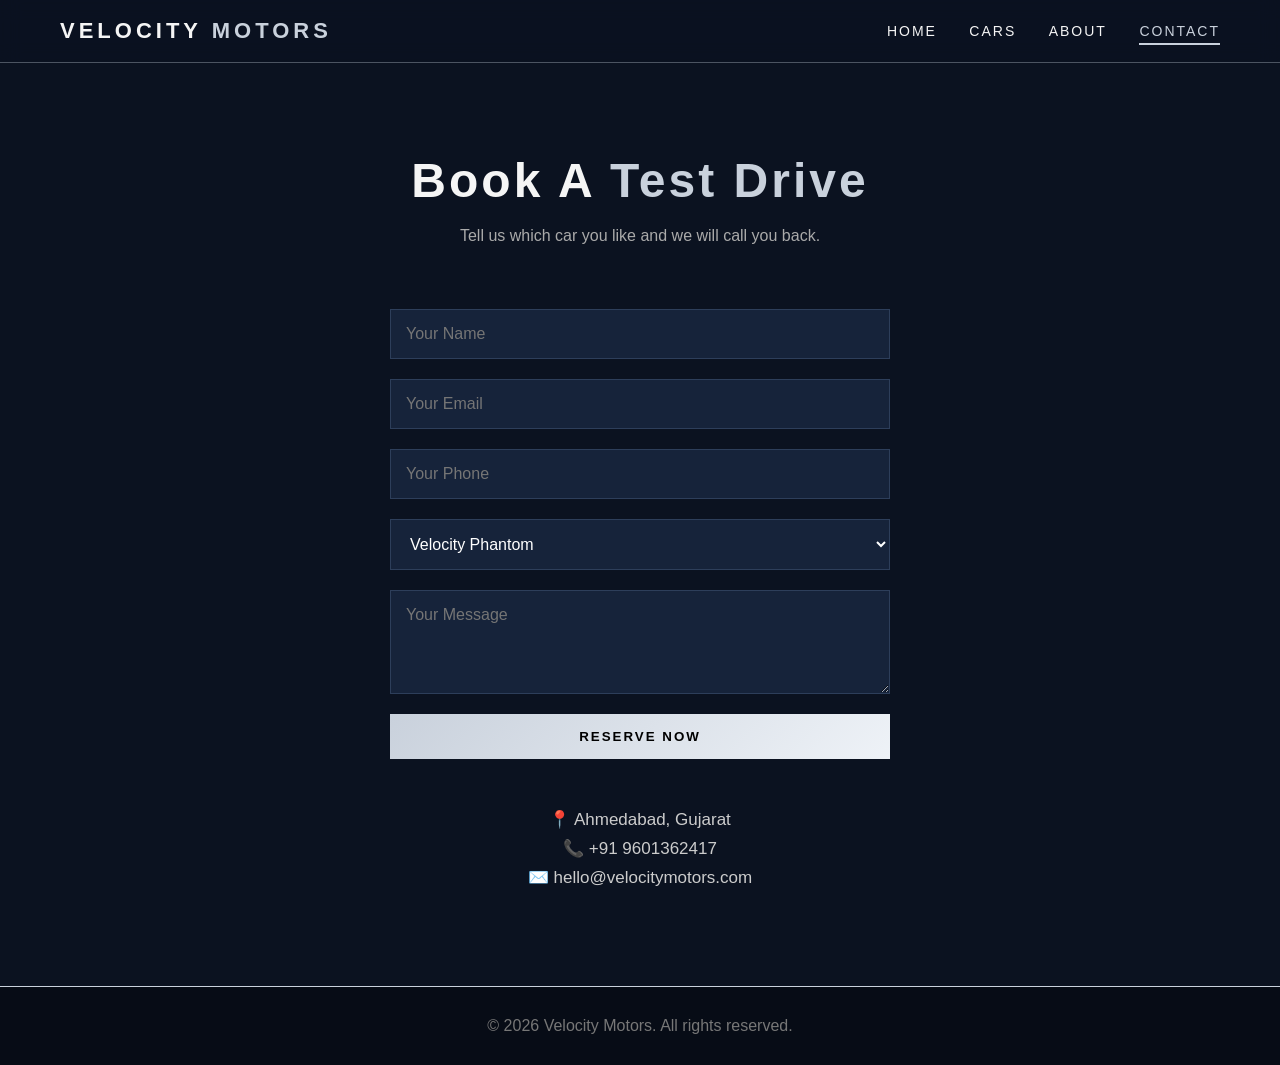
<file: contact.html>
<!DOCTYPE html>
<html lang="en">
<head>
  <meta charset="UTF-8">
  <meta name="viewport" content="width=device-width, initial-scale=1.0">
  <title>Contact | Velocity Motors</title>
  <link rel="stylesheet" href="style.css">
</head>
<body>
  <header class="navbar">
    <a href="home.html" class="logo">VELOCITY <span>MOTORS</span></a>
    <nav>
      <a href="home.html">Home</a>
      <a href="menu.html">Cars</a>
      <a href="about.html">About</a>
      <a href="contact.html" class="active">Contact</a>
    </nav>
  </header>

  <section class="section">
    <h1 class="page-title">Book A <span class="gold">Test Drive</span></h1>
    <p class="page-sub">Tell us which car you like and we will call you back.</p>

    <form class="form">
      <input type="text" placeholder="Your Name">
      <input type="email" placeholder="Your Email">
      <input type="tel" placeholder="Your Phone">
      <select>
        <option>Velocity Phantom</option>
        <option>Velocity Royale</option>
        <option>Velocity Eclipse</option>
      </select>
      <textarea rows="4" placeholder="Your Message"></textarea>
      <button type="submit" class="btn">Reserve Now</button>
    </form>

    <div class="info">
      <p>📍 Ahmedabad, Gujarat</p>
      <p>📞 +91 9601362417</p>
      <p>✉️ hello@velocitymotors.com</p>
    </div>
  </section>

  <footer>&copy; 2026 Velocity Motors. All rights reserved.</footer>
</body>
</html>
</file>
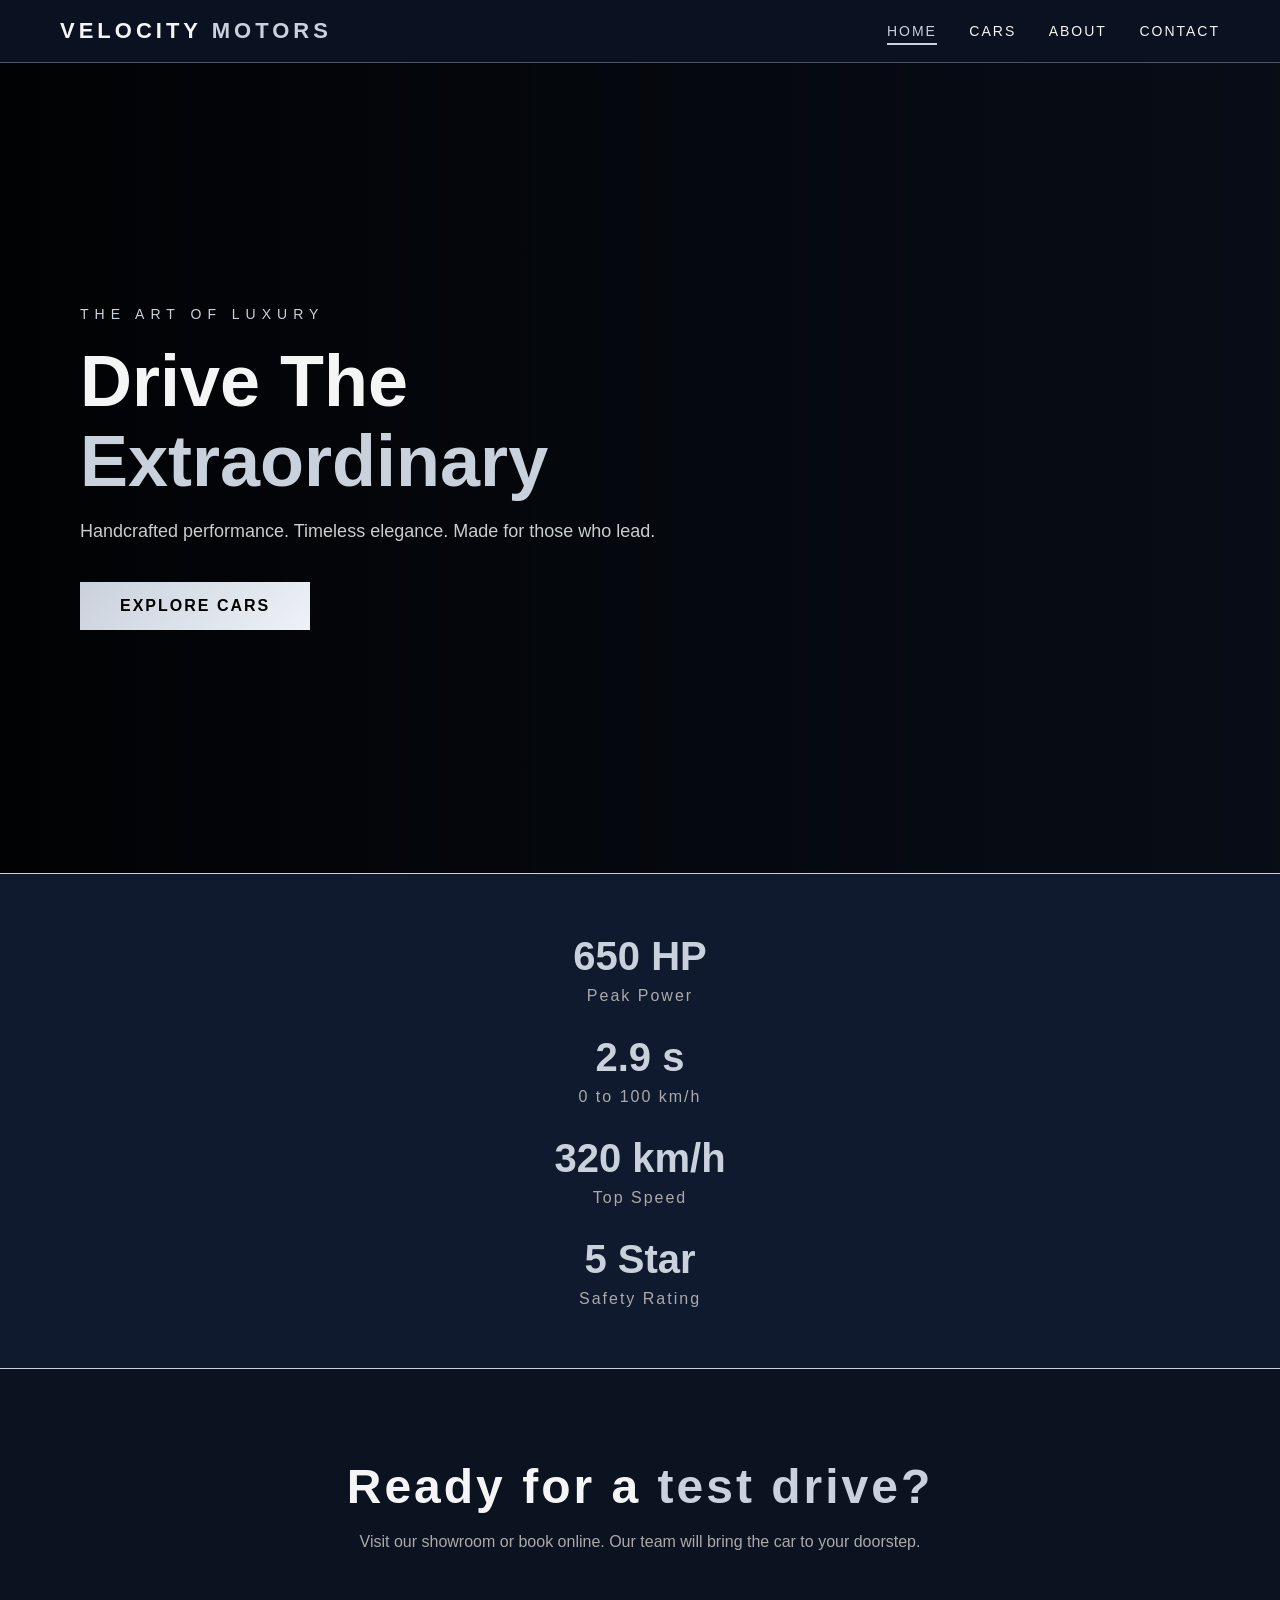
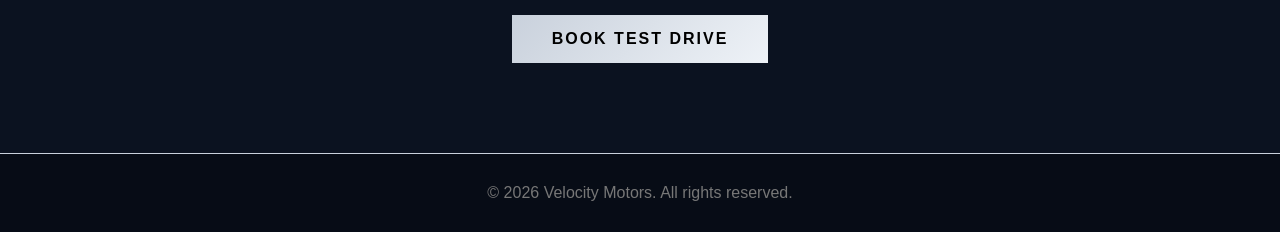
<file: home.html>
<!DOCTYPE html>
<html lang="en">
<head>
  <meta charset="UTF-8">
  <meta name="viewport" content="width=device-width, initial-scale=1.0">
  <title>Velocity Motors | Drive The Extraordinary</title>
  <link rel="stylesheet" href="style.css">
</head>
<body>
  <header class="navbar">
    <a href="home.html" class="logo">VELOCITY <span>MOTORS</span></a>
    <nav>
      <a href="home.html" class="active">Home</a>
      <a href="menu.html">Cars</a>
      <a href="about.html">About</a>
      <a href="contact.html">Contact</a>
    </nav>
  </header>

  <section class="hero">
    <div class="hero-content">
      <p class="tagline">THE ART OF LUXURY</p>
      <h1>Drive The <span class="gold">Extraordinary</span></h1>
      <p class="sub">Handcrafted performance. Timeless elegance. Made for those who lead.</p>
      <a href="menu.html" class="btn">Explore Cars</a>
    </div>
  </section>

  <section class="stats">
    <div class="stat"><h2>650 HP</h2><p>Peak Power</p></div>
    <div class="stat"><h2>2.9 s</h2><p>0 to 100 km/h</p></div>
    <div class="stat"><h2>320 km/h</h2><p>Top Speed</p></div>
    <div class="stat"><h2>5 Star</h2><p>Safety Rating</p></div>
  </section>

  <section class="section">
    <h2 class="page-title">Ready for a <span class="gold">test drive?</span></h2>
    <p class="page-sub">Visit our showroom or book online. Our team will bring the car to your doorstep.</p>
    <a href="contact.html" class="btn">Book Test Drive</a>
  </section>

  <footer>&copy; 2026 Velocity Motors. All rights reserved.</footer>
</body>
</html>
</file>
<file: style.css>
* {
    margin: 0;
    padding: 0;
    box-sizing: border-box;
}

html {
    scroll-behavior: smooth;
}

body {
    background: #0b1220;
    color: #f5f5f5;
    font-family: 'Segoe UI', Arial, sans-serif;
}



.navbar {
    background: rgba(11,18,32,0.88);
    display: flex;
    justify-content: space-between;
    align-items: center;
    flex-wrap: wrap;
    gap: 10px;
    padding: 18px 60px;
    border-bottom: 1px solid rgba(201,209,220,0.35);
    position: sticky;
    top: 0;
    z-index: 100;
    backdrop-filter: blur(10px);
}

.logo {
    color: #f5f5f5;
    font-size: 22px;
    font-weight: bold;
    letter-spacing: 4px;
    text-decoration: none;
}

.logo span,
.gold {
    color: #c9d1dc;
}

.navbar nav a {
    color: #f5f5f5;
    font-size: 14px;
    letter-spacing: 2px;
    text-transform: uppercase;
    text-decoration: none;
    margin-left: 28px;
    padding-bottom: 4px;
    border-bottom: 2px solid transparent;
    transition: color .3s, border-color .3s;
}

.navbar nav a:hover,
.navbar nav a.active {
    color: #c9d1dc;
    border-color: #c9d1dc;
}




.hero {
    background: linear-gradient(to right, rgba(0,0,0,.88), rgba(0,0,0,.3)), url('https://images.unsplash.com/photo-1544829099-b9a0c07fad1a?w=1600') center/cover no-repeat;
    display: flex;
    align-items: center;
    min-height: 90vh;
    padding: 0 80px;
}

.hero-content {
    max-width: 650px;
    animation: fadeUp 1.4s ease;
}

.tagline {
    color: #c9d1dc;
    font-size: 14px;
    letter-spacing: 6px;
    margin-bottom: 20px;
}

.hero h1 {
    font-size: 72px;
    line-height: 1.1;
    margin-bottom: 20px;
}

.sub {
    color: #ccc;
    font-size: 18px;
    margin-bottom: 40px;
}

.btn {
    background: linear-gradient(135deg, #c9d1dc, #eef2f7);
    color: #000;
    font-weight: bold;
    letter-spacing: 2px;
    text-transform: uppercase;
    text-decoration: none;
    display: inline-block;
    padding: 15px 40px;
    border: none;
    cursor: pointer;
    transition: transform .3s, box-shadow .3s;
}

.btn:hover {
    box-shadow: 0 10px 30px rgba(201,209,220,.5);
    transform: translateY(-4px);
}




.stats {
    background: #101a2e;
    text-align: center;
    display: flex;
    justify-content: space-around;
    flex-wrap: wrap;
    gap: 30px;
    padding: 60px 40px;
    border-top: 1px solid #c9d1dc;
    border-bottom: 1px solid #c9d1dc;
}

.stat h2 {
    color: #c9d1dc;
    font-size: 40px;
}

.stat p {
    color: #aaa;
    letter-spacing: 2px;
    margin-top: 8px;
}


.section {
    text-align: center;
    padding: 90px 60px;
}

.section.dark {
    background: #101a2e;
}

.page-title {
    font-size: 48px;
    letter-spacing: 3px;
    margin-bottom: 15px;
}

.page-sub {
    color: #aaa;
    line-height: 1.6;
    max-width: 600px;
    margin: 0 auto 60px;
}



.cards {
    display: flex;
    justify-content: center;
    flex-wrap: wrap;
    gap: 40px;
}

.card {
    background: #16233a;
    text-align: left;
    width: 340px;
    border: 1px solid #26364f;
    overflow: hidden;
    transition: transform .4s, border-color .4s, box-shadow .4s;
}

.card:hover {
    border-color: #c9d1dc;
    box-shadow: 0 20px 40px rgba(201,209,220,.25);
    transform: translateY(-12px);
}

.card img {
    display: block;
    width: 100%;
    height: 220px;
    object-fit: cover;
    transition: transform .5s;
}

.card:hover img {
    transform: scale(1.08);
}

.card-body {
    padding: 25px;
}

.card-body h3 {
    color: #c9d1dc;
    letter-spacing: 2px;
    margin-bottom: 10px;
}

.card-body p {
    color: #bbb;
    line-height: 1.5;
    margin-bottom: 15px;
}

.price {
    font-size: 18px;
    font-weight: bold;
}




.about {
    display: flex;
    flex-direction: column;
    justify-content: center;
    align-items: center;
    gap: 40px;
    padding: 90px 60px;
}

.about img {
    width: 460px;
    max-width: 100%;
    height: 440px;
    border: 1px solid #c9d1dc;
    object-fit: cover;
}

.about-text {
    text-align: center;
    max-width: 700px;
}

.about-text h2 {
    font-size: 38px;
    margin-bottom: 20px;
}

.about-text p {
    color: #ccc;
    line-height: 1.7;
}

.features {
    display: flex;
    flex-direction: column;
    align-items: center;
    gap: 30px;
}

.feature {
    width: 100%;
    max-width: 600px;
    padding: 40px 25px;
    border: 1px solid #c9d1dc;
    transition: background .3s;
}

.feature:hover {
    background: rgba(201,209,220,.1);
}

.feature h3 {
    color: #c9d1dc;
    margin-bottom: 15px;
}

.feature p {
    color: #bbb;
    line-height: 1.5;
}



.form {
    display: flex;
    flex-direction: column;
    gap: 20px;
    max-width: 500px;
    margin: 0 auto 50px;
}

.form input,
.form select,
.form textarea {
    background: #16233a;
    color: #fff;
    font-family: inherit;
    font-size: 16px;
    padding: 15px;
    border: 1px solid #2d3e5a;
}

.form input:focus,
.form select:focus,
.form textarea:focus {
    border-color: #c9d1dc;
    outline: none;
}

.info p {
    color: #ccc;
    font-size: 17px;
    margin: 8px 0;
}




footer {
    background: #070c16;
    color: #777;
    text-align: center;
    padding: 30px;
    border-top: 1px solid #c9d1dc;
}

@keyframes fadeUp {
    from {
        opacity: 0;
        transform: translateY(50px);
    }

    to {
        opacity: 1;
        transform: translateY(0);
    }

}

@media (prefers-reduced-motion: reduce) {
    .hero-content {
        animation: none;
    }

}




@media (max-width: 768px) {
    .navbar {
        justify-content: center;
        padding: 14px 20px;
    }

    .navbar nav a {
        font-size: 12px;
        margin: 0 10px;
    }

    .hero {
        padding: 0 25px;
    }

    .hero h1 {
        font-size: 44px;
    }

    .section, .about {
        padding: 60px 20px;
    }

    .page-title {
        font-size: 34px;
    }

    .about img {
        height: 300px;
    }

}



.stats {
    flex-direction: column;
    align-items: center;
}

.cards {
    flex-direction: column;
    align-items: center;
}

.card {
    width: 100%;
    max-width: 500px;
}

.features {
    flex-direction: column;
    align-items: center;
}

.feature {
    width: 100%;
    max-width: 600px;
}

.about {
    flex-direction: column;
    align-items: center;
}

.about-text {
    text-align: center;
    max-width: 700px;
}
</file>
